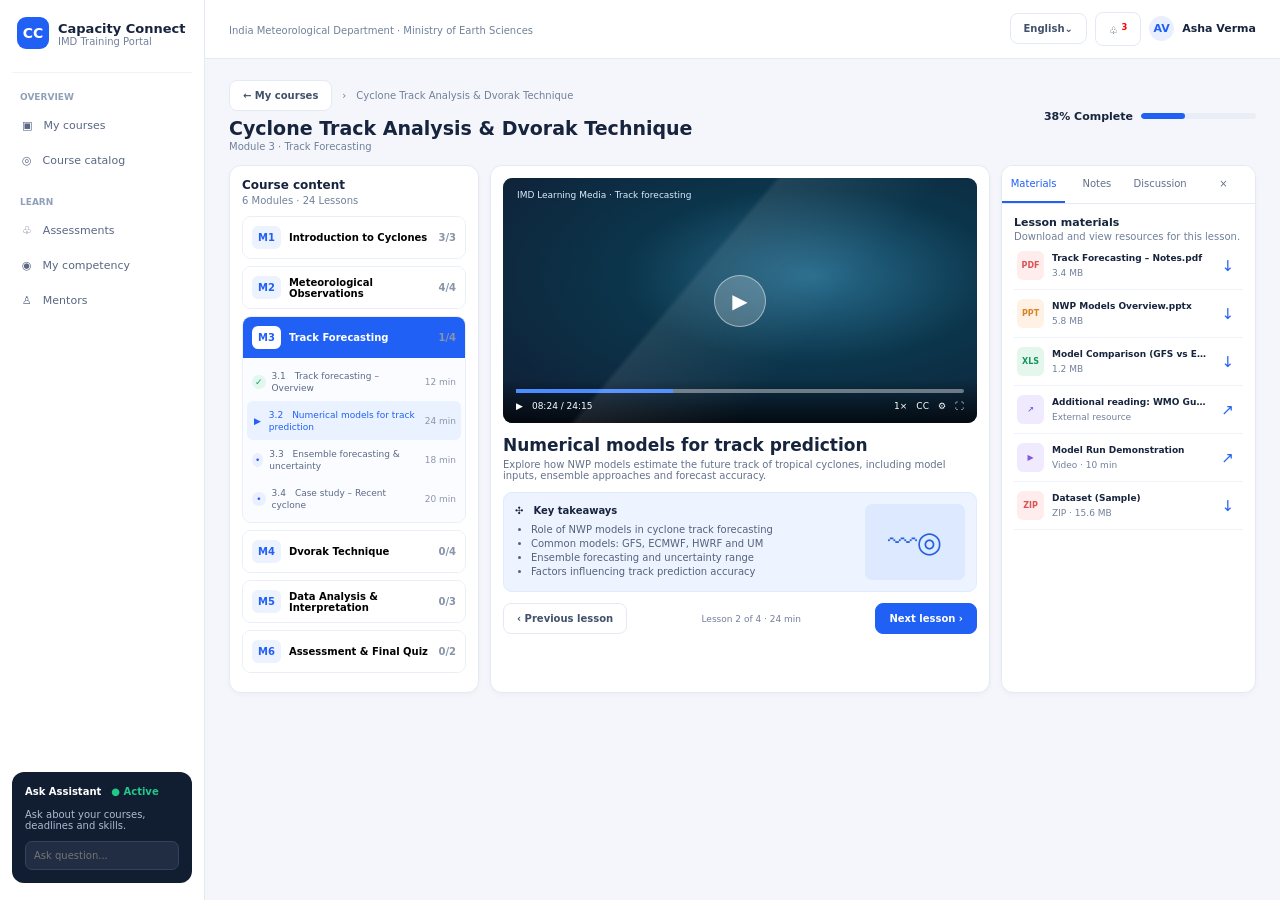
<file: public/assets/aistudio/capacity-connect-learning-portal_3e172b58.html>
<!doctype html>
<html lang="en">
<head>
<meta charset="utf-8"><meta name="viewport" content="width=device-width,initial-scale=1">
<title>Capacity Connect | Learning Portal</title>
<style>
:root{--blue:#2160f5;--ink:#17243d;--muted:#71809a;--line:#e4eaf4;--bg:#f4f6fb;--green:#10a66a}
*{box-sizing:border-box}body{margin:0;background:var(--bg);color:var(--ink);font:14px Inter,system-ui,Segoe UI,sans-serif}button,input,textarea{font:inherit}button{cursor:pointer}.app{min-height:100vh;display:grid;grid-template-columns:205px 1fr;max-width:1600px;margin:auto}.sidebar{background:#fff;border-right:1px solid var(--line);padding:17px 12px;display:flex;flex-direction:column}.brand{display:flex;align-items:center;gap:9px;padding:0 5px 23px;border-bottom:1px solid #f0f2f7}.logo,.avatar{display:grid;place-items:center;background:var(--blue);color:white;border-radius:9px;width:32px;height:32px;font-weight:800}.brand b{font-size:13px}.brand small,.muted{display:block;color:var(--muted);font-size:10px}.label{font-size:9px;color:#91a0b8;font-weight:800;margin:19px 8px 6px}.nav{width:100%;text-align:left;border:0;background:transparent;color:#586783;border-radius:9px;padding:10px;font-size:11px}.nav.active,.nav:hover{background:var(--blue);color:#fff}.assistant{margin-top:auto;background:#111d31;color:white;padding:13px;border-radius:12px;font-size:10px}.assistant p{color:#aebbd0}.assistant input{width:100%;background:#202d43;color:white;border:1px solid #34435d;border-radius:7px;padding:8px}.main{min-width:0}.top{height:59px;background:white;border-bottom:1px solid var(--line);display:flex;align-items:center;justify-content:space-between;padding:0 24px}.top small{color:var(--muted);font-size:10px}.user{display:flex;align-items:center;gap:8px;font-size:11px}.avatar{width:25px;height:25px;border-radius:50%;background:#e9efff;color:var(--blue)}.content{max-width:1450px;margin:auto;padding:21px 24px}.page{display:none}.page.active{display:block}.head{display:flex;justify-content:space-between;gap:12px;align-items:center;margin-bottom:15px}.head h1{font-size:22px;margin:0 0 4px}.head p{margin:0;color:var(--muted);font-size:11px}.btn{border:1px solid var(--line);background:white;color:#42516b;border-radius:8px;padding:9px 13px;font-size:10px;font-weight:650}.primary{background:var(--blue);border-color:var(--blue);color:white}.soft{background:#eef3ff;color:var(--blue);border-color:#dce7ff}.panel,.card{background:#fff;border:1px solid var(--line);border-radius:12px;box-shadow:0 2px 5px #14285008}.player-head{display:flex;justify-content:space-between;align-items:center;margin-bottom:13px}.player-head h1{font-size:19px;margin:6px 0 2px}.crumb{font-size:10px;color:var(--muted)}.progress{height:6px;width:115px;background:#e9edf5;border-radius:9px;overflow:hidden}.progress i{display:block;height:100%;background:var(--blue);border-radius:9px}.player-grid{display:grid;grid-template-columns:250px minmax(350px,1fr) 255px;gap:11px}.panel{padding:12px;min-width:0}.ptitle{font-weight:750;font-size:12px;margin:0 0 3px}.sub{font-size:10px;color:var(--muted);margin:0 0 10px}.module{border:1px solid #e9eef7;border-radius:9px;margin:7px 0;overflow:hidden}.module-head{width:100%;border:0;background:white;text-align:left;padding:9px;display:flex;gap:8px;align-items:center;font-size:10px;font-weight:700}.module-head.active{background:var(--blue);color:white}.mcode{background:#edf2ff;color:var(--blue);padding:6px;border-radius:6px}.module-head.active .mcode{background:white}.count{margin-left:auto;color:#8794a9}.lessons{padding:4px;background:#fbfcff}.lesson{width:100%;display:flex;gap:6px;align-items:center;border:0;background:transparent;text-align:left;padding:8px 5px;border-radius:6px;font-size:9px;color:#596984}.lesson.active,.lesson:hover{background:#eaf1ff;color:var(--blue)}.lesson .time{margin-left:auto;color:#8996aa;white-space:nowrap}.state{width:14px;height:14px;border-radius:50%;background:#eaf0ff;color:var(--blue);display:grid;place-items:center}.lesson.done .state{background:#e2f7ed;color:var(--green)}.video{height:245px;border-radius:9px;background:radial-gradient(ellipse at 65% 40%,#286c8d,#0b354b 42%,#101d34);display:grid;place-items:center;position:relative;color:white;overflow:hidden}.video:after{content:"";position:absolute;inset:0;background:linear-gradient(130deg,transparent 40%,#ffffff16 41%,transparent 65%)}.video .play{z-index:1;border:1px solid #ffffff77;background:#ffffff35;color:white;border-radius:50%;width:52px;height:52px;font-size:20px}.video-label{position:absolute;top:12px;left:14px;font-size:9px;color:#dcecff}.controls{position:absolute;bottom:0;left:0;right:0;padding:10px 13px;background:linear-gradient(transparent,#000b);font-size:9px}.seek{height:4px;background:#ffffff66;margin-bottom:7px;border-radius:8px}.seek i{display:block;width:35%;height:100%;background:#4c8cff}.controlrow{display:flex;justify-content:space-between}.lesson-main h2{font-size:17px;margin:12px 0 4px}.desc{font-size:10px;color:#65738c;margin:0 0 11px}.takeaways{display:grid;grid-template-columns:1fr 100px;gap:8px;background:#eef4ff;border:1px solid #dfebff;padding:11px;border-radius:9px;font-size:10px}.takeaways ul{margin:6px 0 0;padding-left:16px;color:#53627d}.takeaways li{margin:3px 0}.graphic{display:grid;place-items:center;background:#dce9ff;border-radius:7px;color:#2762d8;font-size:29px}.lesson-footer{display:flex;align-items:center;justify-content:space-between;gap:7px;margin-top:11px}.lesson-footer small{color:var(--muted);font-size:9px}.resource-panel{padding:0;overflow:hidden}.tabs{display:flex;border-bottom:1px solid var(--line)}.tab{flex:1;background:white;border:0;border-bottom:2px solid transparent;padding:12px 3px;font-size:10px;color:#63718a}.tab.active{color:var(--blue);border-color:var(--blue)}.resource-content{padding:12px}.resource-title{font-size:11px;font-weight:750;margin-bottom:2px}.resource{display:flex;gap:8px;align-items:center;padding:9px 3px;border-bottom:1px solid #f0f2f7}.file{width:27px;height:29px;display:grid;place-items:center;border-radius:6px;background:#ffeded;color:#d95353;font-size:8px;font-weight:800}.file.ppt{background:#fff1e3;color:#d98426}.file.xls{background:#e4f7ed;color:#15945d}.file.link{background:#f0eaff;color:#8657d9}.fileinfo{flex:1;min-width:0}.fileinfo b{display:block;font-size:9px;white-space:nowrap;overflow:hidden;text-overflow:ellipsis}.fileinfo small{font-size:9px;color:var(--muted)}.resource button{border:0;background:transparent;color:var(--blue);font-size:15px}.resource-panel.collapsed{display:none}.restore{display:none;position:fixed;right:18px;top:45%;writing-mode:vertical-rl;transform:rotate(180deg);padding:12px 8px;border:1px solid var(--line);border-radius:8px;background:white;color:var(--blue);font-size:10px;font-weight:700;box-shadow:0 5px 20px #14285018}.status-layout{display:grid;grid-template-columns:1fr 245px;gap:13px}.course-list{display:grid;gap:10px}.course-row{padding:12px;display:grid;grid-template-columns:85px 1fr auto;gap:12px;align-items:center}.thumb{height:66px;border-radius:8px;background:linear-gradient(135deg,#0b405b,#76b8d2);display:grid;place-items:center;color:white;font-size:25px}.course-row h3{font-size:11px;margin:0 0 4px}.course-row p{font-size:9px;color:var(--muted);margin:0 0 7px}.rowprogress{display:flex;align-items:center;gap:7px}.rowprogress .progress{flex:1;width:auto}.rowprogress small{font-size:9px;color:var(--muted)}.stats{padding:14px}.stats h3{font-size:11px}.ring{width:88px;height:88px;border:8px solid #e8edf6;border-top-color:var(--blue);border-right-color:var(--blue);border-radius:50%;display:grid;place-items:center;margin:12px auto;font-weight:800;font-size:19px}.statline{display:flex;justify-content:space-between;padding:9px 0;border-bottom:1px solid #f0f2f7;font-size:10px}.filters{display:flex;gap:7px;margin-bottom:13px;flex-wrap:wrap}.filter{border:1px solid var(--line);background:white;border-radius:20px;padding:8px 12px;font-size:10px}.filter.active{background:var(--blue);color:white;border-color:var(--blue)}.detailhero{display:grid;grid-template-columns:.9fr 1.1fr;gap:16px;padding:15px;margin-bottom:13px}.heroimage{min-height:210px;border-radius:9px;background:radial-gradient(circle at 60% 40%,#a9d7ec,#12617d 55%,#10364f);display:grid;place-items:center;font-size:55px;color:white}.detailcopy h2{font-size:21px;margin:8px 0}.detailcopy p,.detailbody p,.detailbody li{font-size:10px;color:#65738c}.pills{display:flex;gap:6px;flex-wrap:wrap;margin:12px 0}.pill{background:#eff3fa;border-radius:20px;padding:6px 9px;font-size:9px;color:#5b6982}.detailtabs{display:flex;gap:16px;border-bottom:1px solid var(--line);padding:0 13px}.detailtab{border:0;background:white;padding:12px 2px;font-size:10px;color:#687790}.detailtab.active{border-bottom:2px solid var(--blue);color:var(--blue)}.detailbody{padding:15px}.columns{display:grid;grid-template-columns:1.3fr 1fr;gap:15px}.include{font-size:10px;padding:8px 0;border-bottom:1px solid #f0f2f7;color:#596984}.toast{position:fixed;bottom:20px;right:20px;background:#14233c;color:white;padding:11px 15px;border-radius:9px;font-size:10px;opacity:0;transition:.2s;pointer-events:none}.toast.show{opacity:1}.mobile{display:none}
@media(max-width:1100px){.app{grid-template-columns:185px 1fr}.player-grid{grid-template-columns:225px 1fr}.resource-panel{grid-column:1/-1}.status-layout{grid-template-columns:1fr 210px}}
@media(max-width:760px){.app{display:block}.sidebar{position:fixed;z-index:5;left:-220px;top:0;bottom:0;width:205px;transition:.2s;box-shadow:0 5px 20px #14285022}.sidebar.open{left:0}.mobile{display:inline-block}.top{padding:0 12px}.content{padding:15px 12px}.player-grid,.status-layout,.detailhero,.columns{grid-template-columns:1fr}.video{height:205px}.player-grid .panel:first-child{order:2}.resource-panel{grid-column:auto}.course-row{grid-template-columns:65px 1fr}.course-row>.btn{grid-column:2;justify-self:start}.thumb{height:58px}.head{align-items:flex-start;flex-direction:column}.player-head{align-items:flex-start;flex-direction:column}}
</style>
</head>
<body>
<div class="app">
<aside class="sidebar" id="sidebar"><div class="brand"><div class="logo">CC</div><div><b>Capacity Connect</b><small>IMD Training Portal</small></div></div>
<div class="label">OVERVIEW</div><button class="nav" data-page="courses">▣　My courses</button><button class="nav" data-page="catalog">◎　Course catalog</button><div class="label">LEARN</div><button class="nav">♧　Assessments</button><button class="nav">◉　My competency</button><button class="nav">♙　Mentors</button>
<div class="assistant"><b>Ask Assistant　<span style="color:#22c78a">● Active</span></b><p>Ask about your courses, deadlines and skills.</p><input placeholder="Ask question..."></div></aside>
<main class="main"><header class="top"><div><button class="btn mobile" id="menu">☰</button> <small>India Meteorological Department · Ministry of Earth Sciences</small></div><div class="user"><button class="btn">English⌄</button><button class="btn">♧ <sup style="color:red">3</sup></button><span class="avatar">AV</span><b>Asha Verma</b></div></header>
<div class="content">
<section class="page active" id="player">
<div class="player-head"><div><div class="crumb"><button class="btn" onclick="page('courses')">← My courses</button>　›　Cyclone Track Analysis & Dvorak Technique</div><h1>Cyclone Track Analysis & Dvorak Technique</h1><small class="muted">Module 3 · Track Forecasting</small></div><div class="user"><b id="percent">38% Complete</b><div class="progress"><i id="overall" style="width:38%"></i></div></div></div>
<div class="player-grid">
<aside class="panel"><h3 class="ptitle">Course content</h3><p class="sub">6 Modules · 24 Lessons</p><div id="modules"></div></aside>
<section class="panel lesson-main"><div class="video"><span class="video-label">IMD Learning Media · Track forecasting</span><button class="play" id="play">▶</button><div class="controls"><div class="seek"><i></i></div><div class="controlrow"><span id="playtime">▶　08:24 / 24:15</span><span>1×　CC　⚙　⛶</span></div></div></div>
<h2 id="lessonTitle">Numerical models for track prediction</h2><p class="desc" id="lessonDesc">Explore how numerical weather prediction models estimate the future track of a tropical cyclone, including model inputs and ensemble approaches.</p>
<div class="takeaways"><div><b>✣　Key takeaways</b><ul id="takeaways"><li>Role of NWP models in cyclone track forecasting</li><li>Common models: GFS, ECMWF, HWRF and UM</li><li>Ensemble forecasting and uncertainty range</li><li>Factors influencing track prediction accuracy</li></ul></div><div class="graphic">〰◎</div></div>
<div class="lesson-footer"><button class="btn" id="prev">‹ Previous lesson</button><small id="counter">Lesson 2 of 4 · 24 min</small><button class="btn primary" id="next">Next lesson ›</button></div></section>
<aside class="panel resource-panel" id="resourcePanel"><div class="tabs"><button class="tab active" data-tab="materials">Materials</button><button class="tab" data-tab="notes">Notes</button><button class="tab" data-tab="discussion">Discussion</button><button class="tab" onclick="collapseResources()" aria-label="Close resources">×</button></div><div class="resource-content" id="resourceContent"></div></aside>
</div><button class="restore" id="restore" onclick="restoreResources()">＋ Resources</button>
</section>
<section class="page" id="courses"><div class="head"><div><h1>My Courses</h1><p>Track your enrolled courses, progress and completions.</p></div><button class="btn primary" onclick="page('catalog')">Explore course catalog →</button></div>
<div class="filters"><button class="filter active" data-filter="progress">In Progress (3)</button><button class="filter" data-filter="completed">Completed (4)</button><button class="filter" data-filter="saved">Saved (2)</button></div>
<div class="status-layout"><div class="course-list" id="courseList"></div><aside><div class="panel stats"><h3>Overall progress</h3><div class="ring">53%</div><div class="statline"><span>Total courses</span><b>7</b></div><div class="statline"><span>In progress</span><b>3</b></div><div class="statline"><span>Completed</span><b>4</b></div><div class="statline"><span>Certificates</span><b>4</b></div></div><div class="panel stats" style="margin-top:12px"><h3>Recent completions</h3><div class="statline">✓ Monsoon Onset Review</div><div class="statline">✓ Satellite Imagery</div></div></aside></div></section>
<section class="page" id="catalog"><div class="head"><div><span class="pill" style="color:var(--blue)">IMD ACADEMIC CATALOGUE</span><h1>Explore Meteorological Courses</h1><p>Operational forecasting, satellite interpretation and radar analytics.</p></div><small class="muted">● 8 Approved Curriculums</small></div><div class="card" style="padding:12px;margin-bottom:12px"><input id="search" placeholder="⌕ Search by course topic, instructor or keyword..." style="border:0;width:100%;outline:0"></div><div class="course-list" id="catalogList" style="grid-template-columns:repeat(auto-fit,minmax(230px,1fr))"></div></section>
<section class="page" id="detail"><div class="crumb" style="margin-bottom:12px"><button class="btn" onclick="page('catalog')">← Course catalog</button>　›　Course overview</div><div class="panel detailhero"><div class="heroimage">🌀</div><div class="detailcopy"><span class="pill">METEOROLOGY</span><h2>Cyclone Track Analysis & Dvorak Technique</h2><p>A hands-on training course on cyclonic system analysis, track forecasting and intensity estimation using the Dvorak technique and satellite data.</p><div class="pills"><span class="pill">★ 4.8 (1,240)</span><span class="pill">Intermediate</span><span class="pill">◷ 24 hours</span><span class="pill">6 modules</span></div><button class="btn primary" onclick="enroll()">Enroll now</button> <button class="btn" onclick="notify('Course saved')">☆ Save</button><small class="muted" style="margin-top:9px">Instructor: Dr. Ravi Menon · English, Hindi</small></div></div>
<div class="panel"><div class="detailtabs"><button class="detailtab active" data-detail="overview">Overview</button><button class="detailtab" data-detail="curriculum">Curriculum</button><button class="detailtab" data-detail="instructor">Instructor</button><button class="detailtab" data-detail="faq">FAQ</button></div><div class="detailbody" id="detailBody"></div></div></section>
</div></main></div><div class="toast" id="toast"></div>
<script>
const modules=[['Introduction to Cyclones',['Cyclone formation and structure','Tropical cyclone life cycle','Global cyclone basins'],3],['Meteorological Observations',['Satellite observation systems','Surface and upper-air data','Remote sensing fundamentals','Observation quality control'],4],['Track Forecasting',['Track forecasting – Overview','Numerical models for track prediction','Ensemble forecasting & uncertainty','Case study – Recent cyclone'],1],['Dvorak Technique',['Dvorak technique fundamentals','Cloud pattern classification','T-number and CI-number estimation','Intensity analysis case study'],0],['Data Analysis & Interpretation',['Data sources and validation','Track error analysis','Forecast verification'],0],['Assessment & Final Quiz',['Module assessment','Final course examination'],0]];
const detail=[
['Track forecasting – Overview','Understand the principles of cyclone track forecasting, forecast guidance and operational workflow.',['Forecast guidance and operational workflow','Steering flow and environmental factors','Forecast lead times and uncertainty']],
['Numerical models for track prediction','Explore how NWP models estimate the future track of tropical cyclones, including model inputs, ensemble approaches and forecast accuracy.',['Role of NWP models in cyclone track forecasting','Common models: GFS, ECMWF, HWRF and UM','Ensemble forecasting and uncertainty range','Factors influencing track prediction accuracy']],
['Ensemble forecasting & uncertainty','Learn how ensemble prediction systems communicate forecast spread and track uncertainty.',['Perturbed initial conditions','Track spread and confidence cones','Communicating forecast uncertainty']],
['Case study – Recent cyclone','Apply model guidance and observations to a recent cyclone track forecast.',['Compare forecast tracks with observed track','Identify sources of forecast error','Summarize operational lessons']]
];
let mi=2,li=1,tab='materials';
function renderModules(){document.querySelector('#modules').innerHTML=modules.map((m,i)=>`<div class="module"><button class="module-head ${i===mi?'active':''}" onclick="openModule(${i})"><span class="mcode">M${i+1}</span>${m[0]}<span class="count">${m[2]}/${m[1].length}</span></button><div class="lessons" style="display:${i===mi?'block':'none'}">${m[1].map((l,j)=>`<button class="lesson ${i===mi&&j===li?'active':''} ${j<m[2]?'done':''}" onclick="selectLesson(${i},${j})"><span class="state">${j<m[2]?'✓':j===li?'▶':'•'}</span>${i+1}.${j+1}　${l}<span class="time">${[12,24,18,20][j%4]} min</span></button>`).join('')}</div></div>`).join('')}
function updateLesson(){let d=detail[li]||[modules[mi][1][li],'Explore the key concepts, operational methods and practical applications in this lesson.',['Review lesson objectives','Understand the operational workflow','Apply concepts to a case study']];lessonTitle.textContent=d[0];lessonDesc.textContent=d[1];takeaways.innerHTML=d[2].map(x=>`<li>${x}</li>`).join('');counter.textContent=`Lesson ${li+1} of ${modules[mi][1].length} · ${[12,24,18,20][li%4]} min`;prev.disabled=mi===0&&li===0;next.textContent=li===modules[mi][1].length-1&&mi===modules.length-1?'Finish course ✓':'Next lesson ›';renderModules();renderResources()}
function openModule(i){mi=i;li=0;updateLesson()}function selectLesson(i,j){mi=i;li=j;updateLesson()}
function step(d){if(d>0){modules[mi][2]=Math.max(modules[mi][2],li+1);if(li<modules[mi][1].length-1)li++;else if(mi<modules.length-1){mi++;li=0}else{notify('Course completed! Your certificate is ready.');page('courses');return}}else if(li>0)li--;else if(mi>0){mi--;li=modules[mi][1].length-1}updateLesson()}
prev.onclick=()=>step(-1);next.onclick=()=>step(1);
play.onclick=()=>{play.textContent=play.textContent==='▶'?'Ⅱ':'▶';playtime.textContent=play.textContent==='Ⅱ'?'Ⅱ　Playing lesson preview':'▶　08:24 / 24:15';notify(play.textContent==='Ⅱ'?'Video playing (demo)':'Video paused')};
function renderResources(){let el=resourceContent;if(tab==='materials'){el.innerHTML=`<div class="resource-title">Lesson materials</div><small class="muted">Download and view resources for this lesson.</small>${[['PDF','Track Forecasting – Notes.pdf','3.4 MB',''],['PPT','NWP Models Overview.pptx','5.8 MB','ppt'],['XLS','Model Comparison (GFS vs ECMWF).xlsx','1.2 MB','xls'],['↗','Additional reading: WMO Guide','External resource','link'],['▶','Model Run Demonstration','Video · 10 min','link'],['ZIP','Dataset (Sample)','ZIP · 15.6 MB','']].map(x=>`<div class="resource"><span class="file ${x[3]}">${x[0]}</span><div class="fileinfo"><b>${x[1]}</b><small>${x[2]}</small></div><button onclick="notify('Opening ${x[1]}')">${x[3]==='link'?'↗':'↓'}</button></div>`).join('')}`}
else if(tab==='notes')el.innerHTML=`<b class="resource-title">My lesson notes</b><p class="muted">Private notes saved to your learning space.</p><textarea id="notesText" placeholder="Write your notes for this lesson..." style="width:100%;height:190px;border:1px solid var(--line);border-radius:8px;padding:10px;font:11px system-ui"></textarea><button class="btn primary" style="margin-top:8px" onclick="notify('Notes saved')">Save notes</button>`;
else el.innerHTML=`<b class="resource-title">Lesson discussion</b><p class="muted">Ask questions and share insights with your learning group.</p><div class="card" style="padding:10px;font-size:10px;margin:10px 0"><b>Dr. Ravi Menon</b><p class="muted">Compare multiple model runs rather than relying on a single deterministic output.</p></div><textarea placeholder="Add to the discussion..." style="width:100%;height:85px;border:1px solid var(--line);border-radius:8px;padding:10px"></textarea><button class="btn primary" style="margin-top:8px" onclick="notify('Comment posted (demo)')">Post comment</button>`}
document.querySelectorAll('[data-tab]').forEach(b=>b.onclick=()=>{document.querySelectorAll('[data-tab]').forEach(x=>x.classList.remove('active'));b.classList.add('active');tab=b.dataset.tab;renderResources()});
function collapseResources(){resourcePanel.classList.add('collapsed');restore.style.display='block'}function restoreResources(){resourcePanel.classList.remove('collapsed');restore.style.display='none'}
const courses=[{name:'Cyclone Track Analysis & Dvorak Technique',sub:'Meteorology',p:38,icon:'🌀',s:'progress'},{name:'Radar Data Quality & Clutter Rejection',sub:'Instrumentation',p:76,icon:'📡',s:'progress'},{name:'Numerical Weather Models & Ensembles',sub:'Forecasting',p:53,icon:'☁',s:'progress'},{name:'Monsoon Onset Review & Synoptic Indicators',sub:'Meteorology',p:100,icon:'🌧',s:'completed'},{name:'Satellite Imagery Interpretation',sub:'Meteorology',p:100,icon:'🛰',s:'completed'},{name:'Climate Data Handling',sub:'Climatology',p:100,icon:'🌎',s:'completed'},{name:'Agromet Advisory Services',sub:'Forecasting',p:100,icon:'🌾',s:'completed'},{name:'Ocean State Forecasting',sub:'Oceanography',p:0,icon:'🌊',s:'saved'}];
function renderCourses(filter='progress'){let arr=courses.filter(c=>c.s===filter);courseList.innerHTML=arr.length?arr.map(c=>`<div class="card course-row"><div class="thumb">${c.icon}</div><div><h3>${c.name}</h3><p>${c.sub} · 6 Modules · 24 hours</p><div class="rowprogress"><div class="progress"><i style="width:${c.p}%"></i></div><small>${c.p}%</small></div></div><button class="btn soft" onclick="${c.s==='completed'?"notify('Opening certificate')":c.s==='saved'?"page('detail')":"page('player')"}">${c.s==='completed'?'Certificate':c.s==='saved'?'View course':'Continue →'}</button></div>`).join(''):'<div class="panel" style="padding:25px;text-align:center">No courses in this category yet.</div>'}
document.querySelectorAll('[data-filter]').forEach(b=>b.onclick=()=>{document.querySelectorAll('[data-filter]').forEach(x=>x.classList.remove('active'));b.classList.add('active');renderCourses(b.dataset.filter)});
function renderCatalog(){catalogList.innerHTML=courses.slice(0,6).map(c=>`<div class="card" style="padding:12px"><div class="thumb" style="height:110px;margin-bottom:10px">${c.icon}</div><span class="pill">${c.sub}</span><h3 style="font-size:11px">${c.name}</h3><small class="muted">Instructor: Dr. Ravi Menon · ★ 4.8 · 24 hours</small><div style="display:flex;gap:7px;margin-top:12px"><button class="btn" onclick="page('detail')">Overview</button><button class="btn primary" onclick="page('detail')">View course</button></div></div>`).join('')}
search.oninput=()=>document.querySelectorAll('#catalogList>.card').forEach(c=>c.style.display=c.textContent.toLowerCase().includes(search.value.toLowerCase())?'block':'none');
function renderDetail(t='overview'){let data={overview:`<div class="columns"><div><h3>About this course</h3><p>This course provides a practical understanding of tropical cyclones, their life cycle, and standard techniques used for track and intensity estimation. It combines theoretical concepts with operational case studies from the Indian Ocean region.</p><h3>What you will learn</h3><ul><li>Structure and evolution of tropical cyclones</li><li>Cyclone track forecasting using NWP models</li><li>Dvorak technique for intensity estimation</li><li>Satellite data interpretation and analysis</li><li>Operational best practices and case studies</li></ul></div><div><h3>This course includes</h3>${['6 Modules · 24 Lessons','Video lectures (12+ hours)','Reading materials & datasets','Assessments & final quiz','Certificate of completion'].map(x=>`<div class="include">✓　${x}</div>`).join('')}</div></div>`,curriculum:`<h3>Course curriculum</h3>${modules.map((m,i)=>`<div class="include"><b>Module ${i+1}: ${m[0]}</b><br><small>${m[1].length} lessons · ${m[1].join(' · ')}</small></div>`).join('')}`,instructor:'<h3>Instructor</h3><p><b>Dr. Ravi Menon</b> · Senior Scientist, IMD Training Directorate. Specializes in tropical cyclone dynamics, satellite meteorology and operational forecasting.</p>',faq:'<h3>Frequently asked questions</h3><p><b>Do I need prior experience?</b><br>Basic meteorology knowledge is recommended.</p><p><b>Will I receive a certificate?</b><br>Yes, after completing the required lessons and final assessment.</p>'};detailBody.innerHTML=data[t]||data.overview;document.querySelectorAll('[data-detail]').forEach(b=>b.classList.toggle('active',b.dataset.detail===t))}
document.querySelectorAll('[data-detail]').forEach(b=>b.onclick=()=>renderDetail(b.dataset.detail));
function enroll(){notify('Enrollment successful. Opening course player...');setTimeout(()=>page('player'),500)}
function page(id){document.querySelectorAll('.page').forEach(p=>p.classList.remove('active'));document.getElementById(id).classList.add('active');document.querySelectorAll('.nav').forEach(n=>n.classList.toggle('active',n.dataset.page===id||(id==='player'&&n.dataset.page==='courses')));sidebar.classList.remove('open');if(id==='courses')renderCourses();if(id==='catalog')renderCatalog();if(id==='detail')renderDetail();window.scrollTo({top:0,behavior:'smooth'})}
document.querySelectorAll('.nav[data-page]').forEach(b=>b.onclick=()=>page(b.dataset.page));menu.onclick=()=>sidebar.classList.toggle('open');
function notify(msg){toast.textContent=msg;toast.classList.add('show');clearTimeout(window.toastTimer);window.toastTimer=setTimeout(()=>toast.classList.remove('show'),2100)}
renderModules();updateLesson();renderResources();renderCourses();renderCatalog();renderDetail();
</script></body></html>
</file>
